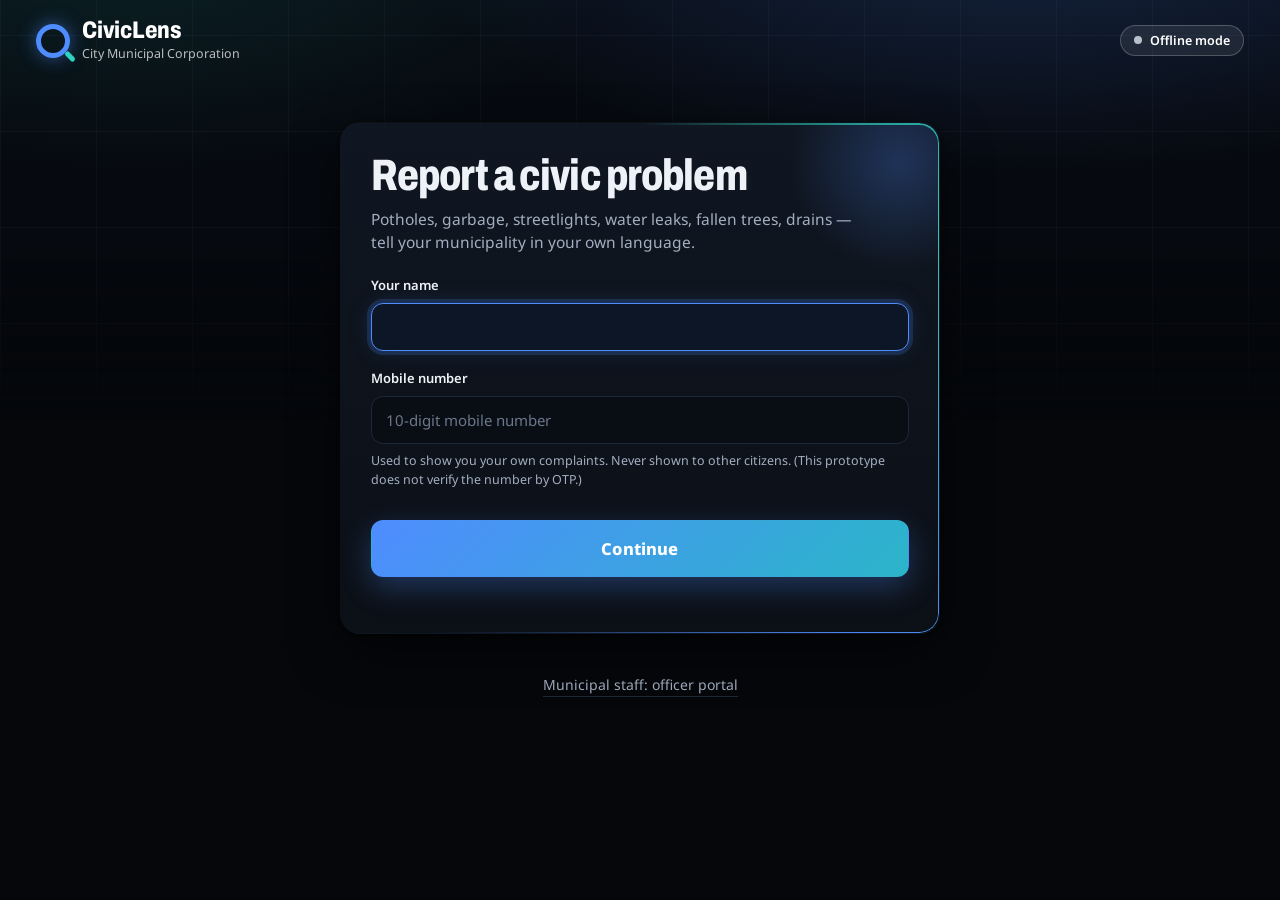
<file: index.html>
<!DOCTYPE html>
<html lang="en">
<head>
  <meta charset="utf-8">
  <meta name="viewport" content="width=device-width, initial-scale=1">
  <title>CivicLens — AI triage for citizen complaints</title>
  <link rel="icon" href="data:image/svg+xml,%3Csvg xmlns=%27http://www.w3.org/2000/svg%27 viewBox=%270 0 32 32%27%3E%3Ccircle cx=%2714%27 cy=%2714%27 r=%279%27 fill=%27none%27 stroke=%27%23f2b33d%27 stroke-width=%274%27/%3E%3Cpath d=%27M21 21l7 7%27 stroke=%27%23f2b33d%27 stroke-width=%274%27 stroke-linecap=%27round%27/%3E%3C/svg%3E">
  <link rel="preconnect" href="https://fonts.googleapis.com">
  <link rel="preconnect" href="https://fonts.gstatic.com" crossorigin>
  <link href="https://fonts.googleapis.com/css2?family=Archivo:wdth,wght@62..100,500..800&family=Noto+Sans:wght@400;500;600&family=Noto+Sans+Devanagari:wght@400;600&family=Noto+Sans+Kannada:wght@400;600&family=Noto+Sans+Tamil:wght@400;600&family=Noto+Sans+Telugu:wght@400;600&display=swap" rel="stylesheet">
  <link rel="stylesheet" href="style.css">
</head>
<body>
  <header class="topbar">
    <div class="brand">
      <span class="brand-mark" aria-hidden="true"></span>
      <div>
        <div class="brand-name">CivicLens</div>
        <div class="brand-city" id="cityLabel">City Municipal Corporation</div>
      </div>
    </div>
    <nav class="tabs" role="tablist" hidden>
      <button class="tab is-active" role="tab" data-view="report" aria-selected="true">Report an issue</button>
      <button class="tab" role="tab" data-view="mine" aria-selected="false">My complaints</button>
    </nav>
    <div class="top-right">
      <span class="user-box" id="citizenBox" hidden><span id="citizenName"></span> · <button class="btn link light" id="signoutBtn">Sign out</button></span>
      <span class="engine-pill" id="enginePill">Connecting…</span>
    </div>
  </header>

  <!-- ============ CITIZEN SIGN-IN ============ -->
  <main id="view-signin" class="view" hidden>
    <section class="panel narrow">
      <h1 class="h-display">Report a civic problem</h1>
      <p class="lede">Potholes, garbage, streetlights, water leaks, fallen trees, drains — tell your municipality in your own language.</p>
      <form id="signinForm" autocomplete="on">
        <label class="field-label" for="cName">Your name</label>
        <input type="text" id="cName" autocomplete="name">
        <label class="field-label" for="cPhone">Mobile number</label>
        <input type="tel" id="cPhone" autocomplete="tel" inputmode="tel" placeholder="10-digit mobile number">
        <p class="hint">Used to show you your own complaints. Never shown to other citizens. (This prototype does not verify the number by OTP.)</p>
        <button class="btn primary big" type="submit" id="signinBtn">Continue</button>
        <p class="form-error" id="signinError" role="alert"></p>
      </form>
    </section>
  </main>
  <!-- ============ CITIZEN VIEW ============ -->
  <main id="view-report" class="view" hidden>
    <section class="report-grid">
      <form id="complaintForm" class="panel complaint" autocomplete="off">
        <h1 class="h-display">What needs fixing?</h1>
        <p class="lede">Describe the problem in any language — English, తెలుగు, हिन्दी, ಕನ್ನಡ, தமிழ். Add a photo if you can.</p>

        <label class="field-label" for="complaintText">Your complaint</label>
        <textarea id="complaintText" rows="6" maxlength="3000" placeholder="e.g. Big pothole on Ram Nagar main road near the bus stop, two bikes fell yesterday"></textarea>
        <div class="count-row"><span class="tip" id="textTip">Tip: mention a landmark — shop, school, bus stop</span><span id="textCount">0 / 3000</span></div>

        <div class="row tools">
          <div class="voice">
            <select id="voiceLang" aria-label="Language for voice input"></select>
            <button type="button" class="btn ghost" id="micBtn"><span class="mic-dot" aria-hidden="true"></span>Speak</button>
          </div>
          <select id="samplePicker" aria-label="Try a sample complaint">
            <option value="">Try a sample complaint…</option>
          </select>
        </div>

        <div class="row attach">
          <label class="photo-drop" id="photoDrop">
            <input type="file" id="photoInput" accept="image/*" capture="environment" hidden>
            <img id="photoPreview" alt="" hidden>
            <span id="photoHint">Add a photo <small>(optional)</small></span>
          </label>
          <div class="attach-side">
            <div class="geo-box" id="geoBox">
              <div class="field-label" style="margin:0">Your location</div>
              <div class="geo-status" id="geoStatus">Not added yet</div>
              <button type="button" class="btn ghost" id="geoBtn">Use my location</button>
            </div>
            <button type="button" class="btn link" id="clearPhoto" hidden>Remove photo</button>
          </div>
        </div>

        <button type="submit" class="btn primary big" id="submitBtn">Send complaint</button>
        <p class="form-error" id="formError" role="alert"></p>
      </form>

      <section class="panel result" id="resultPanel" aria-live="polite">
        <div class="result-empty" id="resultEmpty">
          <h2>What happens next</h2>
          <p>CivicLens reads your complaint and photo, works out what kind of problem it is, checks whether someone has already reported it, and sends it to the right municipal team. You get a complaint number to follow its status.</p>
          <ol class="pipeline-legend">
            <li>Understand the complaint and photo</li>
            <li>Identify the type of problem</li>
            <li>Check for similar reports</li>
            <li>Send to the right team</li>
          </ol>
        </div>
        <ol class="steps" id="steps" hidden>
          <li data-step="read">Reading complaint</li>
          <li data-step="classify">Identifying the problem</li>
          <li data-step="check">Checking for similar reports</li>
          <li data-step="route">Sending to the right team</li>
        </ol>
        <div id="ticketOut"></div>
      </section>
    </section>
  </main>

  <!-- ============ MY COMPLAINTS ============ -->
  <main id="view-mine" class="view" hidden>
    <section class="panel narrow">
      <h1 class="h-display small">My complaints</h1>
      <div id="myList"></div>
      <h2 class="sub">Check any complaint number</h2>
      <form id="trackForm" class="row">
        <input type="text" id="trackId" placeholder="e.g. CL-1001" aria-label="Complaint number" style="flex:1">
        <button class="btn primary" type="submit">Check status</button>
      </form>
      <p class="form-error" id="trackError" role="alert"></p>
      <div id="trackOut"></div>
    </section>
  </main>

  <footer class="foot"><a href="officer.html">Municipal staff: officer portal</a></footer>

  <script src="server-url.js"></script>
  <script src="config.js"></script>
  <script src="rules.js"></script>
  <script src="pipeline.js"></script>
  <script src="samples.js"></script>
  <script src="common.js"></script>
  <script src="citizen.js"></script>
</body>
</html>
</file>
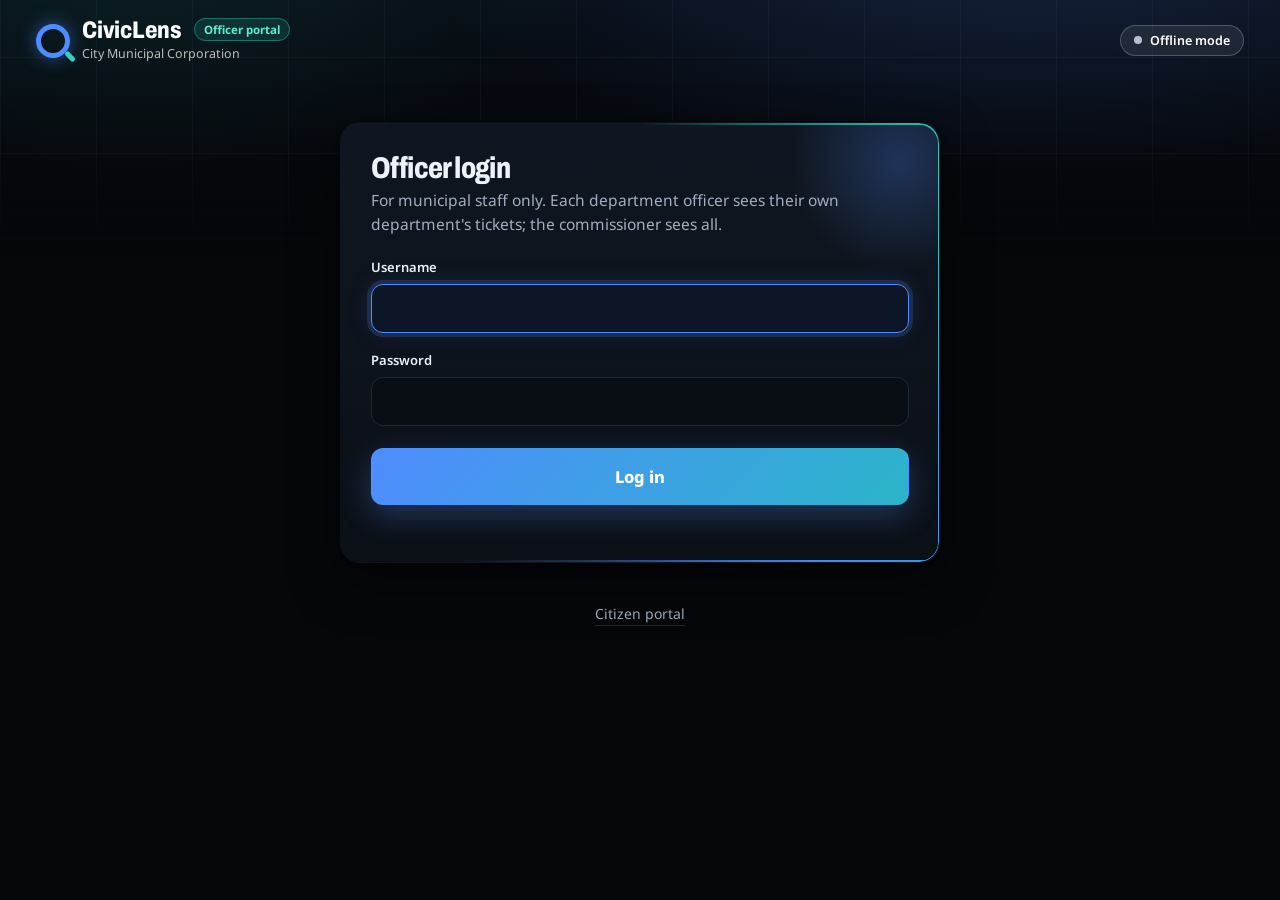
<file: officer.html>
<!DOCTYPE html>
<html lang="en">
<head>
  <meta charset="utf-8">
  <meta name="viewport" content="width=device-width, initial-scale=1">
  <title>CivicLens — Officer portal</title>
  <link rel="icon" href="data:image/svg+xml,%3Csvg xmlns=%27http://www.w3.org/2000/svg%27 viewBox=%270 0 32 32%27%3E%3Ccircle cx=%2714%27 cy=%2714%27 r=%279%27 fill=%27none%27 stroke=%27%23f2b33d%27 stroke-width=%274%27/%3E%3Cpath d=%27M21 21l7 7%27 stroke=%27%23f2b33d%27 stroke-width=%274%27 stroke-linecap=%27round%27/%3E%3C/svg%3E">
  <link rel="preconnect" href="https://fonts.googleapis.com">
  <link rel="preconnect" href="https://fonts.gstatic.com" crossorigin>
  <link href="https://fonts.googleapis.com/css2?family=Archivo:wdth,wght@62..100,500..800&family=Noto+Sans:wght@400;500;600&family=Noto+Sans+Devanagari:wght@400;600&family=Noto+Sans+Kannada:wght@400;600&family=Noto+Sans+Tamil:wght@400;600&family=Noto+Sans+Telugu:wght@400;600&display=swap" rel="stylesheet">
  <link rel="stylesheet" href="style.css">
</head>
<body class="officer">
  <header class="topbar">
    <div class="brand">
      <span class="brand-mark" aria-hidden="true"></span>
      <div>
        <div class="brand-name">CivicLens <span class="portal-tag">Officer portal</span></div>
        <div class="brand-city" id="cityLabel">City Municipal Corporation</div>
      </div>
    </div>
    <div class="top-right">
      <span class="user-box" id="officerBox" hidden><span id="officerName"></span> · <button class="btn link light" id="logoutBtn">Log out</button></span>
      <span class="engine-pill" id="enginePill">Connecting…</span>
    </div>
  </header>

  <!-- ============ OFFICER LOGIN ============ -->
  <main id="view-login" class="view" hidden>
    <section class="panel narrow">
      <h1 class="h-display small">Officer login</h1>
      <p class="lede">For municipal staff only. Each department officer sees their own department's tickets; the commissioner sees all.</p>
      <form id="loginForm" autocomplete="on">
        <label class="field-label" for="loginUser">Username</label>
        <input type="text" id="loginUser" autocomplete="username" autocapitalize="none">
        <label class="field-label" for="loginPass">Password</label>
        <input type="password" id="loginPass" autocomplete="current-password">
        <button class="btn primary big" type="submit" id="loginBtn">Log in</button>
        <p class="form-error" id="loginError" role="alert"></p>
      </form>
    </section>
  </main>

  <!-- ============ OFFICER VIEW ============ -->
  <main id="view-dashboard" class="view wide-view" hidden>
    <section class="kpis" id="kpis"></section>
    <section class="panel board">
      <div class="board-head">
        <div>
          <h1 class="h-display small">Tickets by priority</h1>
          <div class="who" id="whoAmI"></div>
        </div>
        <div class="filters">
          <select id="fDept" aria-label="Department"><option value="">All departments</option></select>
          <select id="fSev" aria-label="Severity"><option value="">All severities</option></select>
          <select id="fStatus" aria-label="Status"></select>
          <input type="search" id="fSearch" placeholder="Search tickets" aria-label="Search tickets">
        </div>
        <div class="board-actions">
          <button class="btn ghost" id="refreshBtn">Refresh</button>
          <button class="btn ghost" id="insightsBtn" aria-expanded="false">Insights</button>
          <button class="btn ghost admin-only" id="batchBtn">Load demo complaints</button>
          <button class="btn ghost" id="csvBtn">Export CSV</button>
          <button class="btn link danger admin-only" id="resetBtn">Clear all tickets</button>
          <span class="sync"><span id="syncNote"></span> · <span class="kbd">/</span> search <span class="kbd">R</span> refresh</span>
        </div>
      </div>
      <div class="insights" id="insights" hidden></div>
      <div class="table-wrap">
        <table class="tickets">
          <thead>
            <tr><th>#</th><th>Severity</th><th>Ticket</th><th>Issue</th><th>Department</th><th>Reports</th><th>Internal deadline</th><th>Status</th></tr>
          </thead>
          <tbody id="ticketRows"></tbody>
        </table>
        <div class="board-empty" id="boardEmpty" hidden>
          <p>No tickets yet. File a complaint, or press <strong>Triage all samples</strong> to load the demo set.</p>
        </div>
      </div>
    </section>
  </main>

  <!-- Ticket detail -->
  <dialog id="detailDlg" class="dlg wide">
    <div id="detailBody"></div>
    <form method="dialog" class="dlg-actions"><button class="btn ghost">Close</button></form>
  </dialog>

  <div class="toasts" id="toasts" aria-live="polite"></div>
  <footer class="foot"><a href="index.html">Citizen portal</a></footer>

  <script src="server-url.js"></script>
  <script src="config.js"></script>
  <script src="rules.js"></script>
  <script src="pipeline.js"></script>
  <script src="samples.js"></script>
  <script src="common.js"></script>
  <script src="officer.js"></script>
</body>
</html>
</file>
<file: style.css>
/* CivicLens — visual system (black theme)
   Night-city black with a faint street grid, electric-blue + teal accents,
   perforated "token slip" receipts, severity painted like kerb stripes. */

:root {
  color-scheme: dark;
  --bg: #05070b;
  --bg-2: #090d14;
  --navy: #070b12;
  --navy-2: #0b111c;
  --surface: #0c1118;
  --surface-2: #111823;
  --surface-3: #172030;
  --signal: #4f8cff;
  --signal-2: #93b8ff;
  --kerb: #2dd4bf;            /* accent 2: teal */
  --kerb-2: #5eead4;
  --ink: #eef2f8;
  --ink-2: #a3aec0;
  --ink-3: #6b778a;
  --paper: var(--bg);
  --card: var(--surface);
  --line: #1e2938;
  --line-2: #161f2c;
  --critical: #ff4d67;
  --high: #ff8a3d;
  --medium: #a78bfa;
  --low: #34d399;
  --r-lg: 20px;
  --r-md: 12px;
  --r-sm: 8px;
  --shadow-1: 0 1px 2px rgba(0,0,0,0.5), 0 4px 14px rgba(0,0,0,0.35);
  --shadow-2: 0 2px 6px rgba(0,0,0,0.5), 0 18px 48px rgba(0,0,0,0.55);
  --font-display: "Archivo", "Noto Sans", system-ui, sans-serif;
  --font-body: "Noto Sans", "Noto Sans Telugu", "Noto Sans Devanagari", "Noto Sans Kannada", "Noto Sans Tamil", system-ui, sans-serif;
}

* { box-sizing: border-box; }
html, body { margin: 0; }
body {
  font-family: var(--font-body); color: var(--ink); font-size: 15px; line-height: 1.5;
  background: var(--paper);
  min-height: 100vh;
  -webkit-font-smoothing: antialiased;
}
/* Navy band with a faint street grid that the cards float over */
body::before {
  content: ""; position: absolute; inset: 0 0 auto 0; height: 420px; z-index: -1;
  -webkit-mask-image: linear-gradient(180deg, #000 60%, transparent); mask-image: linear-gradient(180deg, #000 60%, transparent);
  background:
    radial-gradient(900px 360px at 80% -80px, rgba(79,140,255,0.20), transparent 70%),
    radial-gradient(700px 300px at 10% -40px, rgba(45,212,191,0.10), transparent 70%),
    repeating-linear-gradient(90deg, rgba(147,184,255,0.045) 0 1px, transparent 1px 96px),
    repeating-linear-gradient(0deg, rgba(147,184,255,0.045) 0 1px, transparent 1px 96px),
    linear-gradient(180deg, var(--navy) 0%, var(--bg) 100%);
  animation: grid-drift 40s linear infinite;
}
body.officer::before { height: 250px; }
:focus-visible { outline: 3px solid var(--kerb); outline-offset: 2px; }
[hidden] { display: none !important; }
a { color: var(--signal-2); }

/* ---------- header ---------- */
.topbar { display: flex; align-items: center; gap: 28px; padding: 18px 36px; color: #fff; position: relative; z-index: 5; }
.brand { display: flex; align-items: center; gap: 12px; }
.brand-mark { width: 34px; height: 34px; border-radius: 50%; border: 5px solid var(--signal); box-shadow: 0 0 18px rgba(79,140,255,0.5); position: relative; flex: none; }
.brand-mark::after { content: ""; position: absolute; width: 12px; height: 5px; background: var(--kerb); right: -11px; bottom: -6px; transform: rotate(45deg); border-radius: 3px; }
.brand-name { font-family: var(--font-display); font-weight: 800; font-size: 24px; letter-spacing: -0.01em; line-height: 1; font-stretch: 82%; }
.brand-city { font-size: 12.5px; color: rgba(255,255,255,0.72); margin-top: 3px; }
.portal-tag { font-family: var(--font-body); font-size: 11.5px; font-weight: 700; font-stretch: 100%; background: rgba(45,212,191,0.14); color: var(--kerb-2); border: 1px solid rgba(45,212,191,0.4); border-radius: 999px; padding: 3px 9px; vertical-align: 4px; margin-left: 8px; letter-spacing: 0; }
.tabs { display: flex; gap: 4px; padding: 4px; border-radius: 999px; background: rgba(255,255,255,0.08); border: 1px solid rgba(255,255,255,0.12); }
.tab { font: 600 14px var(--font-body); color: rgba(255,255,255,0.8); background: transparent; border: 0; padding: 8px 18px; border-radius: 999px; cursor: pointer; transition: background 0.15s, color 0.15s; }
.tab:hover { color: #fff; background: rgba(255,255,255,0.08); }
.tab.is-active { color: #fff; background: linear-gradient(135deg, #4f8cff, #2bb5c9); box-shadow: 0 4px 18px rgba(79,140,255,0.40); }
.tab-count { display: inline-block; min-width: 22px; padding: 0 6px; margin-left: 4px; border-radius: 11px; background: var(--kerb); color: #03211c; font-size: 12px; text-align: center; }
.top-right { margin-left: auto; display: flex; align-items: center; gap: 16px; }
.user-box { font-size: 14px; color: rgba(255,255,255,0.9); }
.user-box > span:first-child { font-weight: 600; color: #fff; }
.engine-pill { font: 600 12.5px var(--font-body); color: #fff; background: rgba(255,255,255,0.08); border: 1px solid rgba(255,255,255,0.22); border-radius: 999px; padding: 6px 13px; cursor: default; white-space: nowrap; }
.engine-pill::before { content: ""; display: inline-block; width: 8px; height: 8px; border-radius: 50%; background: #b8c0cc; margin-right: 8px; vertical-align: 1px; }
.engine-pill.is-ai::before { background: #57e39a; box-shadow: 0 0 0 4px rgba(87,227,154,0.18); }

/* ---------- layout + cards ---------- */
.view { max-width: 1220px; margin: 0 auto; padding: 18px 36px 28px; }
.wide-view { max-width: 1380px; }
.panel { background: linear-gradient(180deg, rgba(17,24,35,0.92) 0%, rgba(12,17,24,0.96) 100%); backdrop-filter: blur(6px); border: 1px solid var(--line); border-radius: var(--r-lg); padding: 30px; box-shadow: var(--shadow-2); }
.panel.narrow { max-width: 600px; margin: 22px auto 0; }
.h-display { font-family: var(--font-display); font-weight: 800; font-stretch: 78%; font-size: 44px; line-height: 1.02; letter-spacing: -0.02em; margin: 0 0 10px; color: var(--ink); }
.h-display.small { font-size: 30px; margin: 0 0 6px; }
.lede { color: var(--ink-2); margin: 0 0 22px; max-width: 54ch; font-size: 15.5px; }
.field-label { display: block; font-weight: 600; font-size: 13px; margin: 18px 0 7px; color: var(--ink); }
.hint { font-size: 12.5px; color: var(--ink-2); margin: 8px 0; }

/* ---------- form controls ---------- */
textarea, input[type=text], input[type=tel], input[type=password], input[type=search], select {
  font: inherit; color: inherit; width: 100%; border: 1.5px solid var(--line); border-radius: var(--r-md);
  padding: 12px 14px; background: var(--bg-2); transition: border-color 0.15s, box-shadow 0.15s, background 0.15s; }
textarea { resize: vertical; min-height: 150px; font-size: 16px; line-height: 1.55; }
textarea::placeholder, input::placeholder { color: var(--ink-3); }
textarea:hover, input:hover, select:hover { border-color: #33496a; }
textarea:focus, input:focus, select:focus { border-color: var(--signal); background: #0c1626; outline: none; box-shadow: 0 0 0 4px rgba(77,141,255,0.18), 0 0 24px rgba(77,141,255,0.15); }
select { appearance: none; padding-right: 38px; cursor: pointer;
  background-image: linear-gradient(45deg, transparent 50%, var(--ink-2) 50%), linear-gradient(135deg, var(--ink-2) 50%, transparent 50%);
  background-position: calc(100% - 20px) 52%, calc(100% - 14px) 52%; background-size: 6px 6px; background-repeat: no-repeat; }
.row { display: flex; gap: 10px; align-items: center; margin-top: 12px; flex-wrap: wrap; }

.btn { font: 600 14px var(--font-body); border-radius: 999px; padding: 10px 18px; cursor: pointer; border: 1.5px solid transparent; background: none; color: var(--ink); transition: background 0.15s, border-color 0.15s, transform 0.1s, box-shadow 0.15s; }
.btn:active { transform: translateY(1px); }
.btn.primary { background: linear-gradient(180deg, #5b98ff, #3b7af0); color: #fff; box-shadow: 0 8px 22px rgba(77,141,255,0.30); }
.btn.primary:hover { filter: brightness(1.08); }
.btn.primary:disabled { opacity: 0.65; cursor: progress; box-shadow: none; }
.btn.big { width: 100%; padding: 16px; font-size: 16.5px; margin-top: 22px; border-radius: var(--r-md);
  background: linear-gradient(135deg, #4f8cff 0%, #2bb5c9 100%); color: #fff; font-weight: 800; letter-spacing: 0.01em; box-shadow: 0 10px 30px rgba(79,140,255,0.30); }
.btn.big:hover { filter: brightness(1.06); }
.btn.ghost { border-color: var(--line); background: var(--surface-2); color: var(--ink); }
.btn.ghost:hover { border-color: var(--signal); color: var(--signal-2); }
.btn.ghost:disabled { opacity: 0.5; cursor: not-allowed; }
.btn.link { padding: 4px 2px; color: var(--signal-2); text-decoration: underline; text-underline-offset: 3px; border-radius: 4px; }
.btn.link.light { color: #fff; }
.btn.link.danger { color: var(--critical); }
.form-error { color: var(--critical); min-height: 1.2em; margin: 10px 0 0; font-size: 14px; font-weight: 500; }
.check { display: flex; gap: 8px; align-items: center; margin-top: 14px; font-size: 14px; }

/* ---------- citizen: report ---------- */
.report-grid { display: grid; grid-template-columns: minmax(0, 1.05fr) minmax(0, 1fr); gap: 26px; align-items: start; }
.tools { justify-content: space-between; }
.voice { display: flex; gap: 8px; flex: 1 1 280px; }
.voice select { width: auto; flex: 1; }
#samplePicker { flex: 1 1 220px; width: auto; }
#micBtn { border-radius: var(--r-md); padding: 11px 16px; }
.mic-dot { display: inline-block; width: 9px; height: 9px; border-radius: 50%; background: var(--critical); margin-right: 8px; vertical-align: 1px; }
#micBtn.is-live { border-color: var(--critical); color: var(--critical); background: rgba(255,77,103,0.10); box-shadow: 0 0 0 0 rgba(255,77,103,0.5); animation: ring 1.4s infinite; }
#micBtn.is-live .mic-dot { animation: pulse 1s infinite; }
@keyframes pulse { 50% { opacity: 0.25; } }
.attach { align-items: stretch; margin-top: 16px; gap: 16px; }
.photo-drop { flex: 0 0 190px; height: 136px; border: 2px dashed rgba(45,212,191,0.45); border-radius: var(--r-md); display: grid; place-items: center; text-align: center; cursor: pointer; color: var(--ink-2); font-weight: 700; overflow: hidden; background: rgba(45,212,191,0.05); position: relative; transition: border-color 0.15s, background 0.15s; }
#photoHint { display: flex; flex-direction: column; align-items: center; gap: 6px; }
#photoHint::before { content: "+"; display: grid; place-items: center; width: 38px; height: 38px; border-radius: 50%; background: var(--kerb); color: #03211c; transition: transform 0.25s; font-size: 24px; font-weight: 700; line-height: 1; }
.photo-drop small { display: block; font-weight: 400; font-size: 12px; }
.photo-drop.is-over, .photo-drop:hover { border-color: var(--kerb); background: rgba(45,212,191,0.10); }
.photo-drop:hover #photoHint::before { transform: rotate(90deg) scale(1.08); }
.photo-drop img { width: 100%; height: 100%; object-fit: cover; }
.attach-side { display: flex; flex-direction: column; gap: 6px; justify-content: center; flex: 1; min-width: 0; }
.geo-box { display: flex; flex-direction: column; gap: 6px; align-items: flex-start; padding: 12px 14px; border-radius: var(--r-md); background: rgba(77,141,255,0.07); border: 1px solid rgba(77,141,255,0.22); }
.geo-box .field-label { margin: 0 !important; font-size: 12px; color: var(--signal-2); }
.geo-box .field-label::before { content: ""; display: inline-block; width: 8px; height: 8px; border-radius: 50% 50% 50% 0; transform: rotate(-45deg); background: var(--signal); margin-right: 7px; vertical-align: 1px; }
.geo-status { font-size: 13.5px; color: var(--ink); line-height: 1.45; overflow-wrap: anywhere; }
.geo-status small { color: var(--ink-2); }
.geo-status .btn.link { font-size: inherit; padding: 0; font-weight: 400; }
#geoBtn { padding: 7px 14px; font-size: 13px; }
.warn-inline { color: #ffb27f; }

/* result column */
.result { min-height: 440px; }
.result-empty h2 { font-family: var(--font-display); font-stretch: 82%; font-size: 24px; margin: 0 0 8px; color: var(--ink); }
.result-empty p { color: var(--ink-2); max-width: 54ch; }
.pipeline-legend, .steps { list-style: none; padding: 0; margin: 22px 0 0; counter-reset: s; position: relative; }
.pipeline-legend li, .steps li { counter-increment: s; padding: 12px 0 12px 50px; position: relative; color: var(--ink); }
.pipeline-legend li::before, .steps li::before { content: counter(s); position: absolute; left: 0; top: 8px; width: 32px; height: 32px; border-radius: 50%; display: grid; place-items: center; font-weight: 700; font-size: 13px; border: 2px solid var(--line); color: var(--ink-2); background: var(--surface); z-index: 1; }
.pipeline-legend li:not(:last-child)::after, .steps li:not(:last-child)::after { content: ""; position: absolute; left: 15px; top: 40px; bottom: -8px; width: 2px; background: var(--line); }
.steps li { color: var(--ink-3); }
.steps li.active { color: var(--ink); font-weight: 600; }
.steps li.active::before { border-color: var(--signal); color: var(--signal); box-shadow: 0 0 0 5px rgba(77,141,255,0.18); animation: pulse 0.9s infinite; }
.steps li.done { color: var(--ink); }
.steps li.done::before { content: "✓"; background: var(--signal); border-color: var(--signal); color: #fff; }
.steps li.done::after { background: var(--signal); }

/* ---------- citizen receipt: the perforated token slip ---------- */
.receipt, .choice { position: relative; background: var(--surface-2); border-radius: var(--r-md); padding: 22px 24px 22px; box-shadow: var(--shadow-1); border: 1px solid var(--line); animation: slip-in 0.4s cubic-bezier(.2,.8,.2,1); }
@keyframes slip-in { from { transform: translateY(14px); opacity: 0; } }
.receipt { padding-top: 30px; border-top: 0; }
.receipt::before { /* perforated top edge */
  content: ""; position: absolute; left: 0; right: 0; top: 0; height: 12px; border-radius: var(--r-md) var(--r-md) 0 0;
  background: radial-gradient(circle at 8px 0, transparent 5px, var(--kerb) 5.5px) 0 0 / 16px 12px repeat-x; }
.receipt .slip-title { border-bottom: 2px dashed var(--line); padding-bottom: 14px; }
.receipt .reply { background: rgba(77,141,255,0.08); border-radius: var(--r-sm); padding: 12px 14px; border-top: 0; }
.choice { border-top: 6px solid var(--kerb); }
.choice h2 { font-family: var(--font-display); font-stretch: 82%; font-size: 26px; line-height: 1.1; margin: 0 0 14px; color: var(--ink); }
.match { border: 1px solid rgba(45,212,191,0.35); border-radius: var(--r-sm); padding: 14px 16px; background: rgba(45,212,191,0.06); }
.match-title { font-weight: 700; margin: 10px 0 4px; }
.choice-actions { display: flex; flex-direction: column; gap: 10px; margin-top: 14px; }
.choice-actions .btn { width: 100%; padding: 13px; border-radius: var(--r-md); }

/* shared ticket bits */
.slip-top { display: flex; justify-content: space-between; align-items: center; gap: 12px; }
.ticket-id { white-space: nowrap; font-family: var(--font-display); font-weight: 800; font-size: 15px; letter-spacing: 0.04em; color: var(--kerb); background: rgba(45,212,191,0.08); border: 1.5px solid rgba(45,212,191,0.45); border-radius: 6px; padding: 3px 10px; }
.engine-tag { font-size: 12px; color: var(--ink-2); }
.slip-title { font-family: var(--font-display); font-stretch: 85%; font-weight: 800; font-size: 25px; line-height: 1.15; margin: 14px 0 16px; color: var(--ink); }
.facts { display: grid; grid-template-columns: 1fr 1fr; gap: 14px 22px; margin: 0; }
.facts div { min-width: 0; }
.facts dt { font-size: 11.5px; font-weight: 600; color: var(--ink-3); margin-bottom: 2px; }
.facts dd { margin: 0; font-weight: 500; overflow-wrap: anywhere; }
.facts small { color: var(--ink-2); font-weight: 400; }
.chips { display: flex; flex-wrap: wrap; gap: 6px; margin-top: 16px; }
.chip { font-size: 12px; font-weight: 700; padding: 4px 11px; border-radius: 999px; background: rgba(45,212,191,0.14); color: #8ff0e1; }
.guard, .warn, .merged, .ask, .photo-obs, .crosscheck { margin: 14px 0 0; padding: 11px 14px; border-radius: var(--r-sm); font-size: 14px; }
.guard { background: rgba(255,77,103,0.10); color: #ff9aab; border-left: 4px solid var(--critical); }
.warn { background: rgba(255,138,61,0.10); color: #ffb27f; }
.merged { background: rgba(77,141,255,0.10); color: var(--signal-2); border-left: 4px solid var(--signal); }
.merged small { display: block; opacity: 0.8; }
.ask { background: rgba(255,255,255,0.04); border-left: 4px solid var(--kerb); }
.photo-obs { background: rgba(255,255,255,0.04); }
.crosscheck { background: none; padding: 0; font-size: 12px; color: var(--ink-2); }
.reply { margin-top: 16px; border-top: 1px dashed var(--line); padding-top: 12px; }
.reply-label { font-size: 11.5px; font-weight: 700; color: var(--signal-2); }
.reply p { margin: 4px 0 0; font-size: 16px; }

/* status pills (same words for officers and citizens) */
.status-tag { font-size: 12px; font-weight: 700; padding: 4px 11px; border-radius: 999px; white-space: nowrap; }
.status-tag::before { content: ""; display: inline-block; width: 7px; height: 7px; border-radius: 50%; background: currentColor; margin-right: 6px; vertical-align: 1px; }
.status-tag.st-received { background: rgba(77,141,255,0.15); color: #9cc0ff; }
.status-tag.st-underreview { background: rgba(167,125,255,0.16); color: #c7adff; }
.status-tag.st-assignedtoateam { background: rgba(45,212,191,0.14); color: #7ee8d8; }
.status-tag.st-workstarted { background: rgba(255,138,61,0.16); color: #ffb27f; }
.status-tag.st-resolved { background: rgba(53,208,138,0.15); color: #7fe6b5; }

/* my complaints */
.track-card { border: 1px solid var(--line); border-radius: var(--r-md); padding: 16px 18px; margin-top: 14px; background: var(--surface-2); box-shadow: var(--shadow-1); }
#myList .track-card:first-child { margin-top: 14px; }
.track-card h3 { font-family: var(--font-display); font-stretch: 85%; font-size: 20px; margin: 12px 0 4px; }
.timeline { list-style: none; padding: 0; margin: 14px 0 0; display: grid; grid-template-columns: repeat(5, 1fr); gap: 6px; }
.timeline li { font-size: 12px; color: var(--ink-3); border-top: 5px solid var(--line-2); padding-top: 7px; border-radius: 2px; }
.timeline li.done { border-top-color: var(--signal); color: var(--ink); }
.timeline li.current { font-weight: 700; color: var(--ink); }
.timeline li.current.done { border-top-color: var(--kerb); }
.timeline time { display: block; font-size: 11px; color: var(--ink-2); font-weight: 400; }
.issue-meta { font-size: 13px; color: var(--ink-2); margin: 2px 0; }
.sub { font-family: var(--font-display); font-stretch: 85%; font-size: 18px; margin: 26px 0 10px; color: var(--ink); }

/* ---------- officer: dashboard ---------- */
.kpis { display: grid; grid-template-columns: repeat(5, 1fr); gap: 14px; margin: 8px 0 20px; }
.kpi { background: linear-gradient(180deg, var(--surface-2), var(--surface)); border: 1px solid var(--line); border-radius: var(--r-md); padding: 16px 18px; box-shadow: var(--shadow-2); position: relative; overflow: hidden; transition: transform 0.2s, border-color 0.2s; }
.kpi:hover { transform: translateY(-3px); border-color: #34507a; }
.kpi::before { content: ""; position: absolute; left: 0; top: 0; bottom: 0; width: 5px; background: var(--line); }
.kpi-v { font-family: var(--font-display); font-weight: 800; font-stretch: 78%; font-size: 40px; line-height: 1; color: var(--ink); }
.kpi-l { font-size: 13px; color: var(--ink-2); margin-top: 6px; font-weight: 500; }
.kpi.sev-critical::before { background: repeating-linear-gradient(-45deg, #e0213f 0 6px, #9e0f28 6px 12px); }
.kpi.sev-critical .kpi-v { color: var(--critical); }
.kpi.sev-high::before { background: var(--high); }
.kpi.sev-high .kpi-v { color: var(--high); }
.kpi.alert { background: rgba(255,77,103,0.10); }
.kpi.alert::before { background: var(--critical); }
.board { padding: 0; overflow: hidden; }
.board-head { display: grid; grid-template-columns: auto 1fr; gap: 16px 20px; align-items: center; padding: 22px 24px; border-bottom: 1px solid var(--line); }
.who { font-size: 13px; color: var(--ink-2); margin-top: 6px; }
.filters { display: flex; gap: 8px; justify-content: flex-end; flex-wrap: wrap; }
.filters select, .filters input { width: auto; padding: 8px 12px; font-size: 13.5px; border-radius: 999px; }
.filters select { padding-right: 34px; }
.board-actions { grid-column: 1 / -1; display: flex; gap: 8px; flex-wrap: wrap; align-items: center; }
.board-actions .btn.ghost { padding: 8px 16px; font-size: 13.5px; }
.sync { font-size: 12px; color: var(--ink-3); margin-left: auto; }
.table-wrap { overflow-x: auto; }
.tickets { width: 100%; border-collapse: separate; border-spacing: 0; }
.tickets th { position: sticky; top: 0; text-align: left; font-size: 11.5px; font-weight: 700; color: var(--ink-3); padding: 11px 14px; background: var(--surface-2); border-bottom: 1px solid var(--line); white-space: nowrap; }
.tickets td { padding: 14px; border-bottom: 1px solid var(--line-2); vertical-align: top; }
.tickets tbody tr { cursor: pointer; transition: background 0.12s; }
.tickets tbody tr:hover { background: rgba(77,141,255,0.06); }
.tickets tr td:first-child { border-left: 6px solid transparent; }
.tickets tr.sev-critical td:first-child { border-left-color: var(--critical); }
.tickets tr.sev-high td:first-child { border-left-color: var(--high); }
.tickets tr.sev-medium td:first-child { border-left-color: var(--medium); }
.tickets tr.sev-low td:first-child { border-left-color: var(--low); }
.tickets tr.sev-critical { background: linear-gradient(90deg, rgba(255,77,103,0.08), transparent 45%); }
.tickets tr.is-done { opacity: 0.5; }
.rank span { font-family: var(--font-display); font-weight: 800; font-stretch: 80%; font-size: 24px; display: block; line-height: 1; color: var(--ink); }
.rank small { font-size: 11px; color: var(--ink-3); }
.sev-tag { display: inline-block; font-size: 12px; font-weight: 800; padding: 4px 10px; border-radius: 6px; color: #fff; white-space: nowrap; letter-spacing: 0.02em; }
.sev-tag.sev-critical { background: repeating-linear-gradient(-45deg, #e0213f 0 8px, #b3132e 8px 16px); box-shadow: 0 0 14px rgba(255,77,103,0.35); }
.sev-tag.sev-high { background: var(--high); }
.sev-tag.sev-medium { background: #7c5cf0; color: #fff; }
.sev-tag.sev-low { background: #1f9e66; }
.tid { font-weight: 700; color: var(--signal-2); white-space: nowrap; }
.has-photo { color: var(--ink-3); }
.issue { min-width: 300px; }
.issue-title { font-weight: 700; color: var(--ink); }
.issue-reason { font-size: 13px; margin-top: 3px; color: var(--ink); }
.lang { font-size: 11px; font-weight: 700; background: rgba(77,141,255,0.15); color: var(--signal-2); padding: 1px 7px; border-radius: 999px; }
.num { text-align: center; }
.num strong { display: inline-grid; place-items: center; min-width: 26px; height: 26px; border-radius: 999px; background: var(--kerb); color: #03211c; font-size: 13px; font-weight: 800; }
.overdue { color: var(--critical); font-weight: 700; }
select.status { width: auto; padding: 7px 32px 7px 12px; font-size: 13px; border-radius: 999px; background-color: var(--bg-2); }
.board-empty { padding: 48px 24px; text-align: center; color: var(--ink-2); }

/* officer: ticket detail with severity band */
.slip { display: grid; grid-template-columns: 48px 1fr; border: 1px solid var(--line); border-radius: var(--r-md); overflow: hidden; background: var(--surface-2); animation: slip-in 0.35s ease-out; }
.slip-band { display: flex; align-items: center; justify-content: center; color: #fff; }
.slip-band span { writing-mode: vertical-rl; transform: rotate(180deg); font-family: var(--font-display); font-weight: 800; font-stretch: 75%; font-size: 21px; letter-spacing: 0.05em; }
.slip.sev-critical .slip-band { background: repeating-linear-gradient(-45deg, #e0213f 0 14px, #9e0f28 14px 28px); }
.slip.sev-high .slip-band { background: var(--high); }
.slip.sev-medium .slip-band { background: #7c5cf0; color: #fff; }
.slip.sev-low .slip-band { background: #1f9e66; }
.slip-body { padding: 18px 22px 20px; }

/* ---------- dialogs ---------- */
.dlg { border: 1px solid var(--line); border-radius: var(--r-lg); padding: 26px; width: min(480px, 94vw); box-shadow: 0 30px 80px rgba(0,0,0,0.6); background: var(--surface); color: var(--ink); animation: dlg-in 0.28s cubic-bezier(.2,.8,.2,1); }
.dlg.wide { width: min(800px, 96vw); }
.dlg::backdrop { background: rgba(3,8,16,0.65); backdrop-filter: blur(4px); }
.dlg h2 { font-family: var(--font-display); font-stretch: 85%; margin: 0 0 6px; }
.dlg-actions { display: flex; justify-content: flex-end; gap: 8px; margin-top: 18px; }
.reports, .log, .mine { list-style: none; padding: 0; margin: 0; }
.reports li { border-top: 1px solid var(--line-2); padding: 12px 0; }
.reports p { margin: 6px 0; }
.reports time, .log time { font-size: 12px; color: var(--ink-3); margin-right: 6px; }
.log li { font-size: 13px; padding: 4px 0; }
.detail-photo { display: block; max-width: 100%; max-height: 300px; border-radius: var(--r-sm); margin-top: 6px; }

/* ---------- footer ---------- */
.foot { text-align: center; padding: 12px 0 44px; font-size: 14px; }
.foot a { color: var(--ink-2); text-decoration: none; border-bottom: 1px solid var(--line); padding-bottom: 2px; }
.foot a:hover { color: var(--kerb); border-color: var(--kerb); }


/* =================== motion =================== */
@keyframes grid-drift { to { background-position: 0 0, 0 0, 96px 0, 0 96px, 0 0; } }
@keyframes ring { 0% { box-shadow: 0 0 0 0 rgba(255,77,103,0.45); } 100% { box-shadow: 0 0 0 12px rgba(255,77,103,0); } }
@keyframes dlg-in { from { transform: translateY(16px) scale(0.98); opacity: 0; } }
@keyframes rise { from { transform: translateY(22px); opacity: 0; } }
@keyframes fade-up { from { transform: translateY(10px); opacity: 0; } }
@keyframes spin-in { from { transform: rotate(-200deg) scale(0.4); opacity: 0; } }
@keyframes sheen { from { transform: translateX(-120%) skewX(-20deg); } to { transform: translateX(220%) skewX(-20deg); } }
@keyframes border-spin { to { --angle: 360deg; } }
@keyframes float { 50% { transform: translateY(-6px); } }
@property --angle { syntax: "<angle>"; initial-value: 0deg; inherits: false; }

/* brand mark lands with a spin on every page load */
.brand-mark { animation: spin-in 0.8s cubic-bezier(.2,.9,.25,1.2) both; }
.brand-name, .brand-city { animation: fade-up 0.6s 0.15s ease-out both; }

/* buttons ("keys"): lift on hover, press on click, light sheen sweeps across */
.btn { position: relative; overflow: hidden; isolation: isolate; }
.btn.primary, .btn.big, .btn.ghost { transition: transform 0.18s cubic-bezier(.2,.8,.2,1), box-shadow 0.18s, filter 0.18s, border-color 0.18s, color 0.18s; }
.btn.primary:hover, .btn.big:hover, .btn.ghost:hover { transform: translateY(-2px); }
.btn.big:hover { box-shadow: 0 14px 38px rgba(79,140,255,0.42); }
.btn.primary:hover { box-shadow: 0 12px 30px rgba(77,141,255,0.40); }
.btn.primary:active, .btn.big:active, .btn.ghost:active { transform: translateY(1px) scale(0.98); transition-duration: 0.06s; }
.btn.primary::after, .btn.big::after {
  content: ""; position: absolute; top: 0; bottom: 0; left: 0; width: 40%; z-index: -1; pointer-events: none;
  background: linear-gradient(90deg, transparent, rgba(255,255,255,0.45), transparent); transform: translateX(-120%) skewX(-20deg); }
.btn.primary:hover::after, .btn.big:hover::after { animation: sheen 0.75s ease-out; }
.btn.big:disabled::after, .btn.primary:disabled::after { animation: sheen 1.2s linear infinite; }
.tab { transition: background 0.25s, color 0.25s, box-shadow 0.25s, transform 0.15s; }
.tab:active { transform: scale(0.96); }

/* sign-in + officer login: card rises, fields arrive one by one, border glows and turns */
#view-signin .panel, #view-login .panel { position: relative; isolation: isolate; overflow: hidden; animation: rise 0.6s cubic-bezier(.2,.8,.2,1) both; border-color: transparent; }
#view-signin .panel::before, #view-login .panel::before {
  content: ""; position: absolute; inset: 0; border-radius: inherit; padding: 1.5px; pointer-events: none;
  background: conic-gradient(from var(--angle), rgba(45,212,191,0.0) 0deg, rgba(45,212,191,0.95) 60deg, rgba(79,140,255,0.95) 140deg, rgba(77,141,255,0.0) 220deg, rgba(45,212,191,0.0) 360deg);
  -webkit-mask: linear-gradient(#000 0 0) content-box, linear-gradient(#000 0 0); -webkit-mask-composite: xor; mask-composite: exclude;
  animation: border-spin 6s linear infinite; }
#view-signin .panel::after, #view-login .panel::after {
  content: ""; position: absolute; width: 220px; height: 220px; right: -70px; top: -70px; border-radius: 50%; pointer-events: none; z-index: -1;
  background: radial-gradient(circle, rgba(79,140,255,0.25), transparent 70%); animation: float 6s ease-in-out infinite; }
#view-signin .panel > *, #view-login .panel > *, #signinForm > *, #loginForm > * { animation: fade-up 0.5s ease-out both; }
#view-signin .panel > :nth-child(1), #view-login .panel > :nth-child(1) { animation-delay: 0.15s; }
#view-signin .panel > :nth-child(2), #view-login .panel > :nth-child(2) { animation-delay: 0.22s; }
#signinForm > :nth-child(1), #loginForm > :nth-child(1) { animation-delay: 0.30s; }
#signinForm > :nth-child(2), #loginForm > :nth-child(2) { animation-delay: 0.36s; }
#signinForm > :nth-child(3), #loginForm > :nth-child(3) { animation-delay: 0.42s; }
#signinForm > :nth-child(4), #loginForm > :nth-child(4) { animation-delay: 0.48s; }
#signinForm > :nth-child(5), #loginForm > :nth-child(5) { animation-delay: 0.54s; }
#signinForm > :nth-child(6), #loginForm > :nth-child(6) { animation-delay: 0.60s; }

#view-login .btn.big:hover { box-shadow: 0 14px 34px rgba(77,141,255,0.45); }
.form-error:not(:empty) { animation: shake 0.4s; }
@keyframes shake { 20%, 60% { transform: translateX(-6px); } 40%, 80% { transform: translateX(6px); } }

/* page sections arrive gently */
#view-report .panel { animation: rise 0.55s cubic-bezier(.2,.8,.2,1) both; }
#view-report .panel.result { animation-delay: 0.08s; }
#view-mine .panel, #view-dashboard .board { animation: rise 0.5s cubic-bezier(.2,.8,.2,1) both; }
.kpi { animation: fade-up 0.5s ease-out both; }
.kpi:nth-child(2) { animation-delay: 0.05s; } .kpi:nth-child(3) { animation-delay: 0.1s; }
.kpi:nth-child(4) { animation-delay: 0.15s; } .kpi:nth-child(5) { animation-delay: 0.2s; }
.track-card { animation: fade-up 0.45s ease-out both; }
.engine-pill.is-ai::before { animation: live 2.4s ease-in-out infinite; }
@keyframes live { 50% { box-shadow: 0 0 0 7px rgba(87,227,154,0.05); } }

/* ---------- responsive ---------- */
@media (max-width: 980px) {
  .report-grid { grid-template-columns: 1fr; }
  .kpis { grid-template-columns: repeat(2, 1fr); }
  .kpis .kpi:last-child { grid-column: 1 / -1; }
  .board-head { grid-template-columns: 1fr; }
  .filters { justify-content: flex-start; }
}
@media (max-width: 720px) {
  body::before { height: 250px; }
  .topbar { flex-wrap: wrap; padding: 14px 16px; gap: 12px; }
  .top-right { gap: 8px; }
  .user-box { font-size: 12.5px; }
  .tabs { order: 3; width: 100%; }
  .tab { flex: 1; padding: 9px 10px; }
  .view { padding: 10px 14px 20px; }
  .panel { padding: 22px 18px; border-radius: 16px; }
  .h-display { font-size: 34px; }
  .facts { grid-template-columns: 1fr; }
  .attach { flex-direction: column; }
  .photo-drop { flex: none; width: 100%; height: 120px; }
  .timeline { grid-template-columns: 1fr; gap: 0; }
  .timeline li { border-top: 0; border-left: 4px solid var(--line-2); padding: 4px 0 4px 10px; }
  .timeline li.done { border-left-color: var(--signal); }
  .timeline li.current.done { border-left-color: var(--kerb); }
  .sync { margin-left: 0; width: 100%; }
}
@media (prefers-reduced-motion: reduce) {
  *, *::before, *::after { animation: none !important; transition: none !important; }
}

/* =================== extra features =================== */
/* citizen: counter, receipt actions */
.count-row { display: flex; justify-content: space-between; gap: 10px; font-size: 12px; color: var(--ink-3); margin-top: 6px; }
.count-row .tip { color: var(--signal-2); }
.draft-note { color: var(--kerb-2); }
.receipt-actions { display: flex; gap: 8px; flex-wrap: wrap; margin-top: 14px; }
.receipt-actions .btn { padding: 8px 14px; font-size: 13px; }
.btn.wa { text-decoration: none; display: inline-block; background: #1f8f53; color: #fff; border-color: transparent; }
.btn.wa:hover { filter: brightness(1.1); transform: translateY(-2px); }
/* officer: toasts */
.toasts { position: fixed; right: 20px; bottom: 20px; display: flex; flex-direction: column; gap: 10px; z-index: 50; max-width: min(380px, calc(100vw - 40px)); }
.toast { background: rgba(17,24,35,0.96); border: 1px solid var(--line); border-left: 4px solid var(--signal); border-radius: var(--r-md); padding: 12px 14px; box-shadow: var(--shadow-2); color: var(--ink); font-size: 14px; cursor: pointer; animation: toast-in 0.35s cubic-bezier(.2,.8,.2,1); backdrop-filter: blur(8px); }
.toast strong { display: block; font-size: 13px; color: var(--signal-2); margin-bottom: 2px; }
.toast.sev-critical { border-left-color: var(--critical); box-shadow: 0 0 0 1px rgba(255,77,103,0.25), 0 12px 40px rgba(255,77,103,0.25); }
.toast.sev-critical strong { color: #ff9aab; }
.toast.out { animation: toast-out 0.3s ease-in forwards; }
@keyframes toast-in { from { transform: translateX(40px); opacity: 0; } }
@keyframes toast-out { to { transform: translateX(40px); opacity: 0; } }
.tickets tr.is-new td { animation: row-flash 2.4s ease-out; }
@keyframes row-flash { 0%, 30% { background: rgba(79,140,255,0.18); } }
/* officer: insights */
.insights { display: grid; grid-template-columns: repeat(3, 1fr); gap: 16px; padding: 18px 24px 22px; border-bottom: 1px solid var(--line); animation: fade-up 0.35s ease-out; }
.ins-card h3 { margin: 0 0 10px; font-size: 13px; font-weight: 700; color: var(--ink-2); }
.bar-row { display: grid; grid-template-columns: 120px 1fr 28px; gap: 8px; align-items: center; font-size: 12.5px; margin: 6px 0; }
.bar-row span:first-child { color: var(--ink-2); white-space: nowrap; overflow: hidden; text-overflow: ellipsis; }
.bar { height: 8px; border-radius: 999px; background: var(--line-2); overflow: hidden; }
.bar i { display: block; height: 100%; border-radius: 999px; background: linear-gradient(90deg, #4f8cff, #2dd4bf); transform-origin: left; animation: bar-grow 0.7s cubic-bezier(.2,.8,.2,1) both; }
@keyframes bar-grow { from { transform: scaleX(0); } }
.bar-row b { text-align: right; font-weight: 700; }
.ins-foot { font-size: 12px; color: var(--ink-3); margin-top: 10px; }
.kbd { display: inline-block; font: 600 11px var(--font-body); border: 1px solid var(--line); border-bottom-width: 2px; border-radius: 5px; padding: 0 5px; color: var(--ink-2); margin: 0 2px; }
@media (max-width: 980px) { .insights { grid-template-columns: 1fr; } }
</file>
